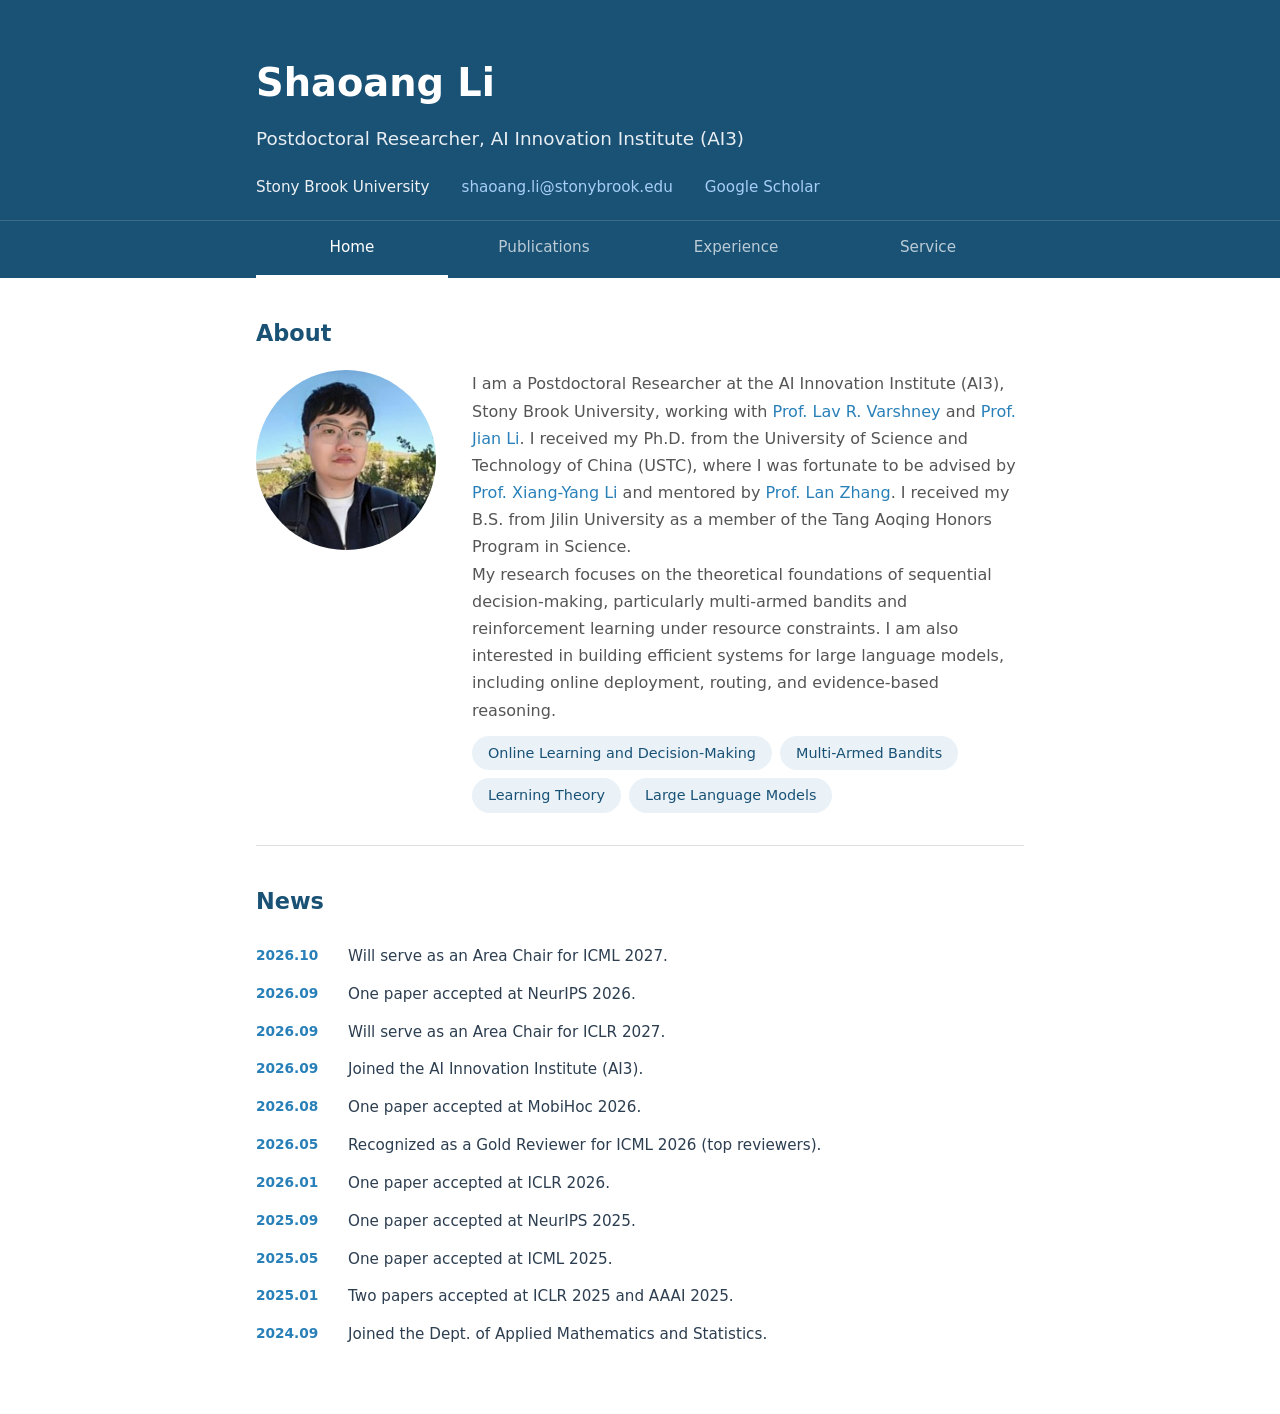
<file: index.html>
<!DOCTYPE html>
<html lang="en">
<head>
    <meta charset="UTF-8">
    <meta name="viewport" content="width=device-width, initial-scale=1.0">
    <title>Shaoang Li - Postdoctoral Researcher, Stony Brook University</title>
    <meta name="description" content="Shaoang Li is a Postdoctoral Researcher at the AI Innovation Institute (AI3), Stony Brook University, working with Lav R. Varshney and Jian Li. Research: multi-armed bandits, online learning, reinforcement learning, and efficient systems for large language models.">
    <meta name="author" content="Shaoang Li">
    <link rel="canonical" href="https://shaoangli.github.io/">
    <meta property="og:type" content="profile">
    <meta property="og:title" content="Shaoang Li - Postdoctoral Researcher, Stony Brook University">
    <meta property="og:description" content="Shaoang Li is a Postdoctoral Researcher at the AI Innovation Institute (AI3), Stony Brook University, working with Lav R. Varshney and Jian Li. Research: multi-armed bandits, online learning, reinforcement learning, and efficient systems for large language models.">
    <meta property="og:url" content="https://shaoangli.github.io/">
    <meta property="og:image" content="https://shaoangli.github.io/p2.jpg">
    <meta property="profile:first_name" content="Shaoang">
    <meta property="profile:last_name" content="Li">
    <link rel="stylesheet" href="style.css">
    <script type="application/ld+json">
    {
        "@context": "https://schema.org",
        "@type": "ProfilePage",
        "url": "https://shaoangli.github.io/",
        "dateModified": "2026-10-11",
        "mainEntity": {
            "@type": "Person",
            "@id": "https://shaoangli.github.io/#person",
            "name": "Shaoang Li",
            "givenName": "Shaoang",
            "familyName": "Li",
            "jobTitle": "Postdoctoral Researcher",
            "description": "Postdoctoral Researcher at the AI Innovation Institute (AI3), Stony Brook University, working on multi-armed bandits, online learning, reinforcement learning, and efficient systems for large language models.",
            "url": "https://shaoangli.github.io/",
            "image": "https://shaoangli.github.io/p2.jpg",
            "email": "shaoang.li@stonybrook.edu",
            "affiliation": {
                "@type": "Organization",
                "name": "AI Innovation Institute (AI3)",
                "url": "https://ai.stonybrook.edu/",
                "parentOrganization": {
                    "@type": "CollegeOrUniversity",
                    "name": "Stony Brook University",
                    "url": "https://www.stonybrook.edu/"
                }
            },
            "alumniOf": [
                {"@type": "CollegeOrUniversity", "name": "University of Science and Technology of China"},
                {"@type": "CollegeOrUniversity", "name": "Jilin University"}
            ],
            "knowsAbout": [
                "Multi-armed bandits",
                "Online learning",
                "Sequential decision-making",
                "Reinforcement learning",
                "Learning theory",
                "Large language models",
                "LLM serving and routing"
            ],
            "sameAs": [
                "https://scholar.google.com/citations?user=TJZXwj0AAAAJ",
                "https://orcid.org/0000-0002-4025-5580",
                "https://dblp.org/pid/253/6407.html",
                "https://www.semanticscholar.org/author/1423476812",
                "https://github.com/ShaoangLi"
            ]
        }
    }
    </script>
</head>
<body>
    <div class="container">
        <header>
            <div class="header-inner">
                <h1>Shaoang Li</h1>
                <div class="subtitle">Postdoctoral Researcher, AI Innovation Institute (AI3)</div>
                <div class="contact">
                    <span>Stony Brook University</span>
                    <span><a href="mailto:shaoang.li@stonybrook.edu">shaoang.li@stonybrook.edu</a></span>
                    <span><a href="https://scholar.google.com/citations?user=TJZXwj0AAAAJ">Google Scholar</a></span>
                </div>
            </div>
        </header>

        <nav>
            <div class="nav-inner">
                <a href="index.html" class="active">Home</a>
                <a href="publications.html">Publications</a>
                <a href="experience.html">Experience</a>
                <a href="service.html">Service</a>
            </div>
        </nav>

        <main>
            <!-- About -->
            <section class="about">
                <h2>About</h2>
                <div class="about-content">
                <img src="p2.jpg" alt="Shaoang Li" class="profile-photo">
                <div class="about-text">
                <p>
                    I am a Postdoctoral Researcher at the AI Innovation Institute (AI3), Stony Brook University,
                    working with
                    <a href="https://ai.stonybrook.edu/people/faculty/lav-r-varshney">Prof. Lav R. Varshney</a>
                    and
                    <a href="https://sites.google.com/stonybrook.edu/jianli">Prof. Jian Li</a>.
                    I received my Ph.D. from the University of Science and Technology of China (USTC),
                    where I was fortunate to be advised by
                    <a href="http://staff.ustc.edu.cn/~xiangyangli/index.html">Prof. Xiang-Yang Li</a>
                    and mentored by
                    <a href="https://cs.ustc.edu.cn/2020/0706/c23235a460088/page.htm">Prof. Lan Zhang</a>.
                    I received my B.S. from Jilin University as a member of the
                    Tang Aoqing Honors Program in Science.
                </p>
                <p>
                    My research focuses on the theoretical foundations of sequential decision-making,
                    particularly multi-armed bandits and reinforcement learning under resource constraints.
                    I am also interested in building efficient systems for large language models,
                    including online deployment, routing, and evidence-based reasoning.
                </p>
                <div class="interests">
                    <span>Online Learning and Decision-Making</span>
                    <span>Multi-Armed Bandits</span>
                    <span>Learning Theory</span>
                    <span>Large Language Models</span>
                </div>
                </div>
                </div>
            </section>

            <!-- News -->
            <section>
                <h2>News</h2>
                <ul class="news-list">
                    <li><span class="date">2026.10</span><span>Will serve as an Area Chair for ICML 2027.</span></li>
                    <li><span class="date">2026.09</span><span>One paper accepted at NeurIPS 2026.</span></li>
                    <li><span class="date">2026.09</span><span>Will serve as an Area Chair for ICLR 2027.</span></li>
                    <li><span class="date">2026.09</span><span>Joined the AI Innovation Institute (AI3).</span></li>
                    <li><span class="date">2026.08</span><span>One paper accepted at MobiHoc 2026.</span></li>
                    <li><span class="date">2026.05</span><span>Recognized as a Gold Reviewer for ICML 2026 (top reviewers).</span></li>
                    <li><span class="date">2026.01</span><span>One paper accepted at ICLR 2026.</span></li>
                    <li><span class="date">2025.09</span><span>One paper accepted at NeurIPS 2025.</span></li>
                    <li><span class="date">2025.05</span><span>One paper accepted at ICML 2025.</span></li>
                    <li><span class="date">2025.01</span><span>Two papers accepted at ICLR 2025 and AAAI 2025.</span></li>
                    <li><span class="date">2024.09</span><span>Joined the Dept. of Applied Mathematics and Statistics.</span></li>
                </ul>
            </section>
        </main>
    </div>
</body>
</html>
</file>
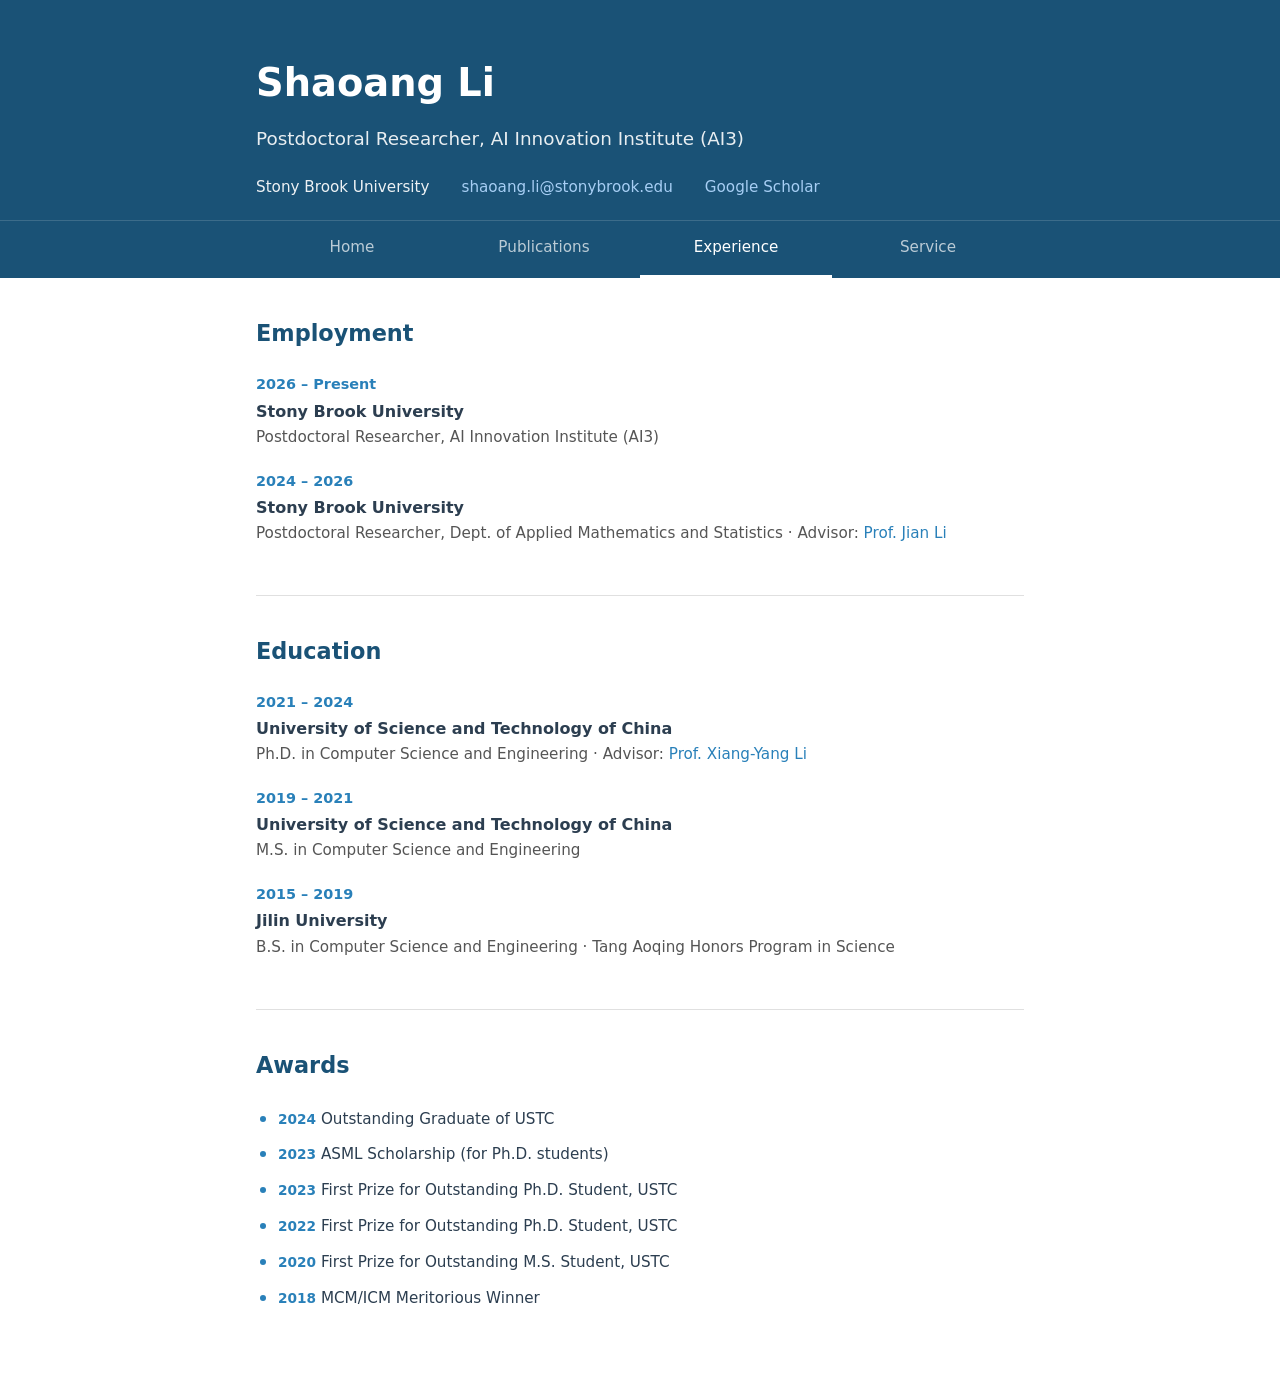
<file: experience.html>
<!DOCTYPE html>
<html lang="en">
<head>
    <meta charset="UTF-8">
    <meta name="viewport" content="width=device-width, initial-scale=1.0">
    <title>Experience - Shaoang Li</title>
    <meta name="description" content="Employment, education, and awards of Shaoang Li: Postdoctoral Researcher at Stony Brook University (AI3); Ph.D. and M.S. from the University of Science and Technology of China (USTC); B.S. from Jilin University.">
    <meta name="author" content="Shaoang Li">
    <link rel="canonical" href="https://shaoangli.github.io/experience.html">
    <meta property="og:type" content="website">
    <meta property="og:title" content="Experience - Shaoang Li">
    <meta property="og:description" content="Employment, education, and awards of Shaoang Li: Postdoctoral Researcher at Stony Brook University (AI3); Ph.D. and M.S. from the University of Science and Technology of China (USTC); B.S. from Jilin University.">
    <meta property="og:url" content="https://shaoangli.github.io/experience.html">
    <meta property="og:image" content="https://shaoangli.github.io/p2.jpg">
    <link rel="stylesheet" href="style.css">
</head>
<body>
    <div class="container">
        <header>
            <div class="header-inner">
                <h1>Shaoang Li</h1>
                <div class="subtitle">Postdoctoral Researcher, AI Innovation Institute (AI3)</div>
                <div class="contact">
                    <span>Stony Brook University</span>
                    <span><a href="mailto:shaoang.li@stonybrook.edu">shaoang.li@stonybrook.edu</a></span>
                    <span><a href="https://scholar.google.com/citations?user=TJZXwj0AAAAJ">Google Scholar</a></span>
                </div>
            </div>
        </header>

        <nav>
            <div class="nav-inner">
                <a href="index.html">Home</a>
                <a href="publications.html">Publications</a>
                <a href="experience.html" class="active">Experience</a>
                <a href="service.html">Service</a>
            </div>
        </nav>

        <main>
            <!-- Employment -->
            <section>
                <h2>Employment</h2>
                <div class="timeline-item">
                    <span class="period">2026 &ndash; Present</span>
                    <div class="title">Stony Brook University</div>
                    <div class="detail">Postdoctoral Researcher, AI Innovation Institute (AI3)</div>
                </div>
                <div class="timeline-item">
                    <span class="period">2024 &ndash; 2026</span>
                    <div class="title">Stony Brook University</div>
                    <div class="detail">Postdoctoral Researcher, Dept. of Applied Mathematics and Statistics &middot; Advisor: <a href="https://sites.google.com/stonybrook.edu/jianli">Prof. Jian Li</a></div>
                </div>
                <!-- <div class="timeline-item">
                    <span class="period">2021 &ndash; 2022</span>
                    <div class="title">Ant Group, Hangzhou, China</div>
                    <div class="detail">Research Intern</div>
                </div> -->
            </section>

            <!-- Education -->
            <section>
                <h2>Education</h2>
                <div class="timeline-item">
                    <span class="period">2021 &ndash; 2024</span>
                    <div class="title">University of Science and Technology of China</div>
                    <div class="detail">Ph.D. in Computer Science and Engineering &middot; Advisor: <a href="http://staff.ustc.edu.cn/~xiangyangli/index.html">Prof. Xiang-Yang Li</a></div>
                </div>
                <div class="timeline-item">
                    <span class="period">2019 &ndash; 2021</span>
                    <div class="title">University of Science and Technology of China</div>
                    <div class="detail">M.S. in Computer Science and Engineering</div>
                </div>
                <div class="timeline-item">
                    <span class="period">2015 &ndash; 2019</span>
                    <div class="title">Jilin University</div>
                    <div class="detail">B.S. in Computer Science and Engineering &middot; Tang Aoqing Honors Program in Science</div>
                </div>
            </section>

            <!-- Awards -->
            <section>
                <h2>Awards</h2>
                <ul class="awards-list">
                    <li><span class="year">2024</span> Outstanding Graduate of USTC</li>
                    <li><span class="year">2023</span> ASML Scholarship (for Ph.D. students)</li>
                    <li><span class="year">2023</span> First Prize for Outstanding Ph.D. Student, USTC</li>
                    <li><span class="year">2022</span> First Prize for Outstanding Ph.D. Student, USTC</li>
                    <li><span class="year">2020</span> First Prize for Outstanding M.S. Student, USTC</li>
                    <li><span class="year">2018</span> MCM/ICM Meritorious Winner</li>
                </ul>
            </section>
        </main>
    </div>
</body>
</html>
</file>
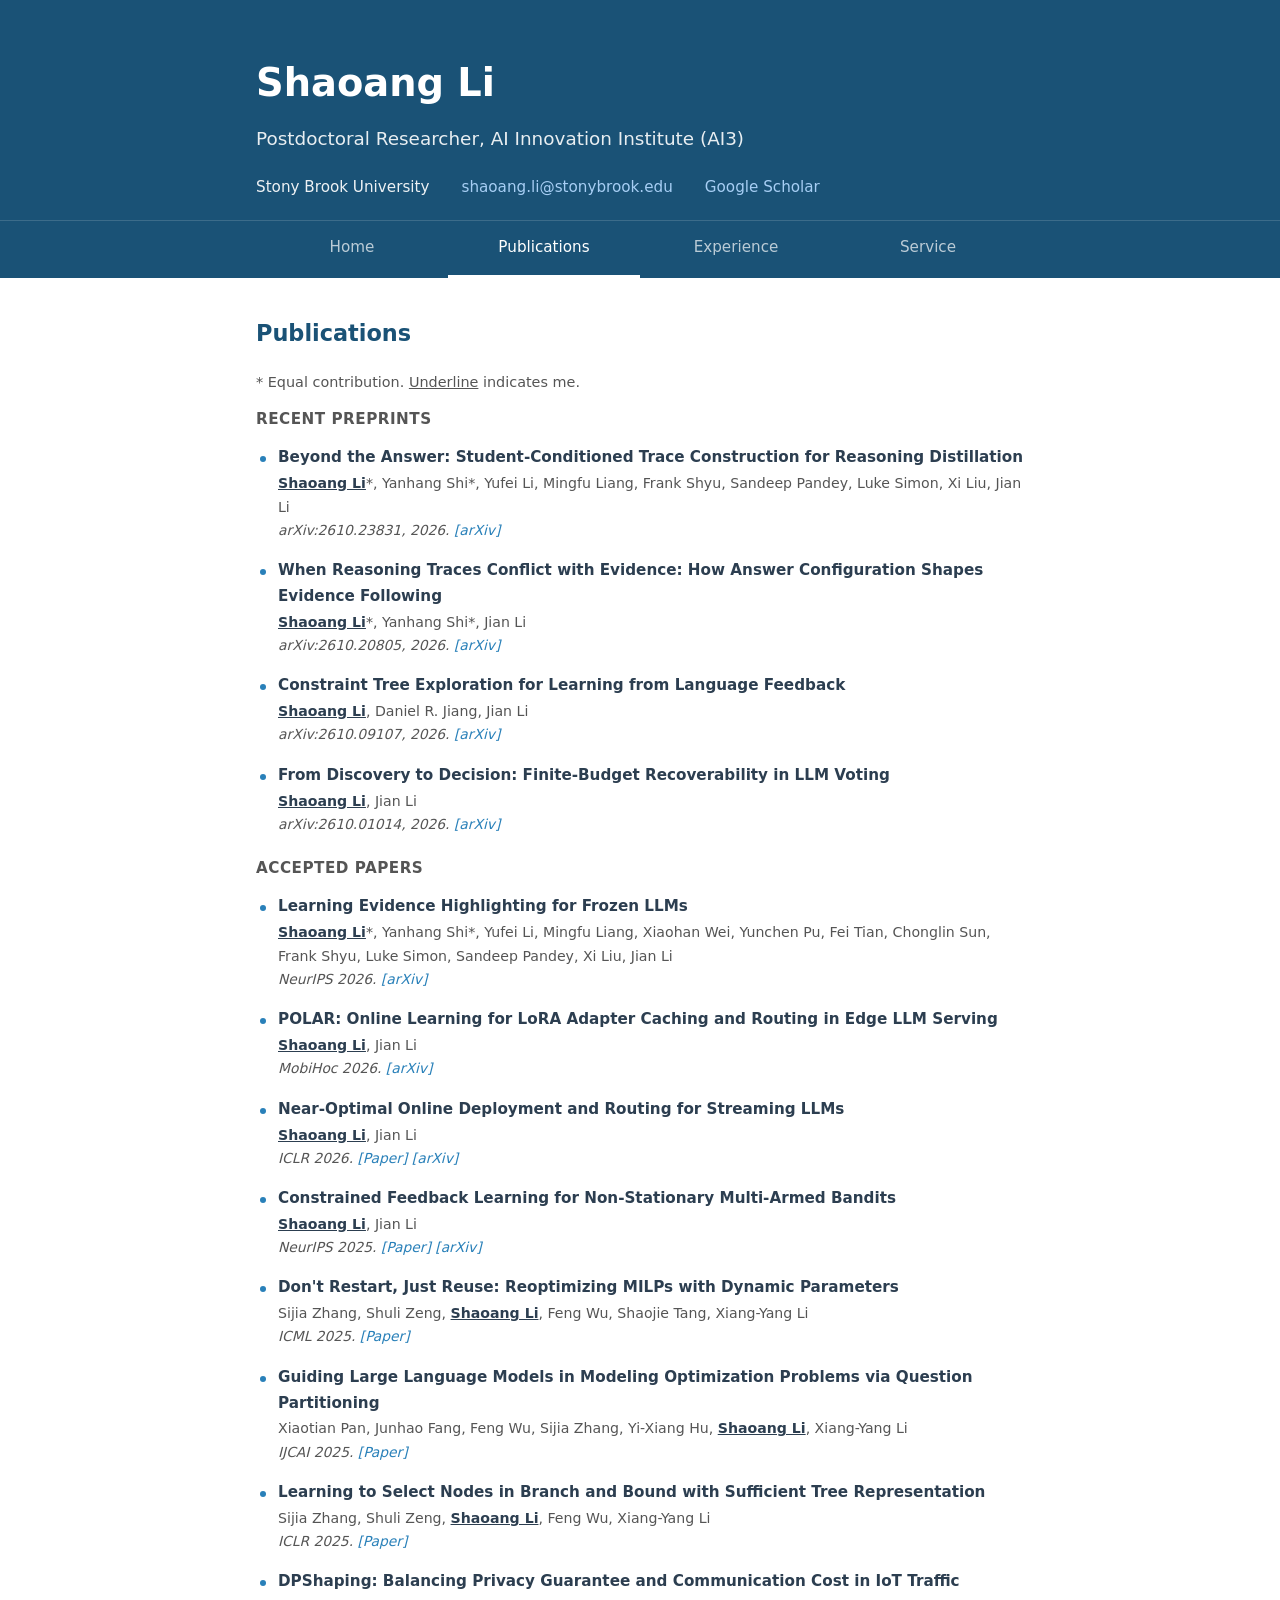
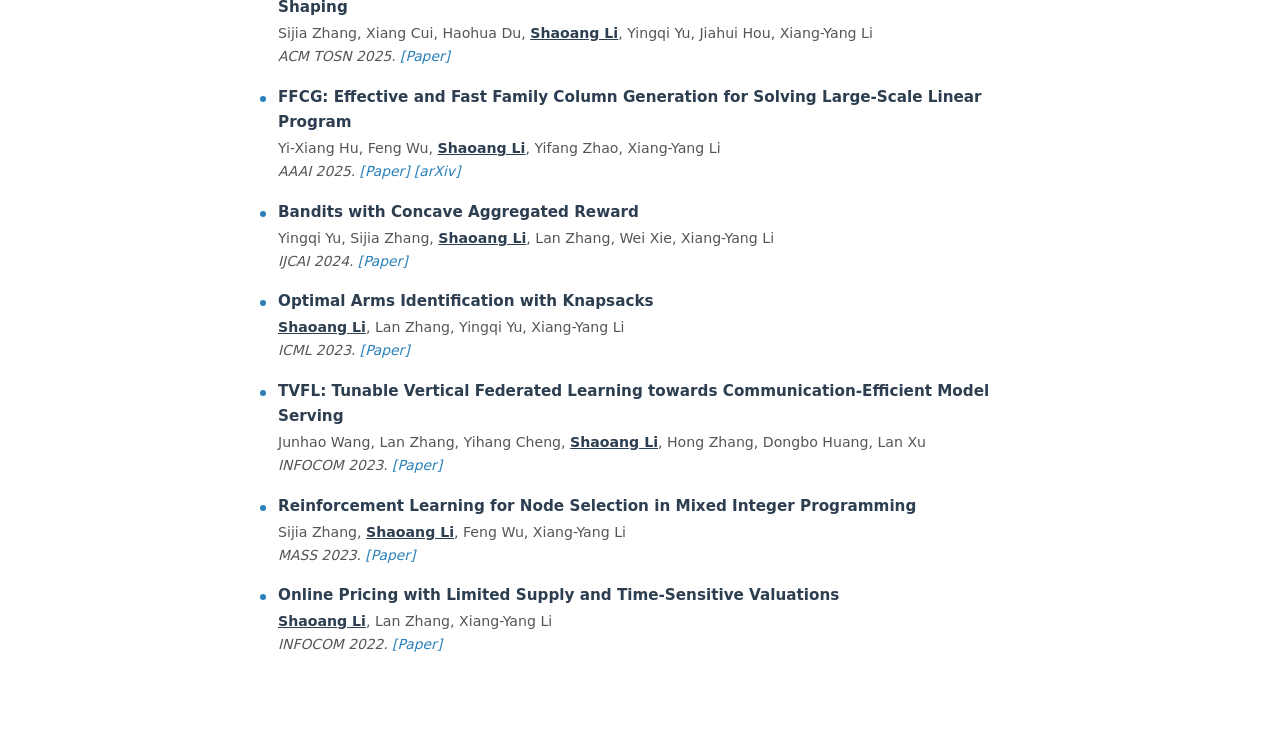
<file: publications.html>
<!DOCTYPE html>
<html lang="en">
<head>
    <meta charset="UTF-8">
    <meta name="viewport" content="width=device-width, initial-scale=1.0">
    <title>Publications - Shaoang Li</title>
    <meta name="description" content="Publications of Shaoang Li, Postdoctoral Researcher at Stony Brook University: papers at NeurIPS, ICML, ICLR, MobiHoc, INFOCOM, IJCAI, and AAAI on multi-armed bandits, online learning, and systems for large language models, with links to each paper.">
    <meta name="author" content="Shaoang Li">
    <link rel="canonical" href="https://shaoangli.github.io/publications.html">
    <meta property="og:type" content="website">
    <meta property="og:title" content="Publications - Shaoang Li">
    <meta property="og:description" content="Publications of Shaoang Li, Postdoctoral Researcher at Stony Brook University: papers at NeurIPS, ICML, ICLR, MobiHoc, INFOCOM, IJCAI, and AAAI on multi-armed bandits, online learning, and systems for large language models, with links to each paper.">
    <meta property="og:url" content="https://shaoangli.github.io/publications.html">
    <meta property="og:image" content="https://shaoangli.github.io/p2.jpg">
    <link rel="stylesheet" href="style.css">
</head>
<body>
    <div class="container">
        <header>
            <div class="header-inner">
                <h1>Shaoang Li</h1>
                <div class="subtitle">Postdoctoral Researcher, AI Innovation Institute (AI3)</div>
                <div class="contact">
                    <span>Stony Brook University</span>
                    <span><a href="mailto:shaoang.li@stonybrook.edu">shaoang.li@stonybrook.edu</a></span>
                    <span><a href="https://scholar.google.com/citations?user=TJZXwj0AAAAJ">Google Scholar</a></span>
                </div>
            </div>
        </header>

        <nav>
            <div class="nav-inner">
                <a href="index.html">Home</a>
                <a href="publications.html" class="active">Publications</a>
                <a href="experience.html">Experience</a>
                <a href="service.html">Service</a>
            </div>
        </nav>

        <main>
            <section>
                <h2>Publications</h2>
                <p style="font-size:0.9em; color:var(--text-light); margin-bottom:12px;">* Equal contribution. <span style="text-decoration:underline;">Underline</span> indicates me.</p>

                <div class="pub-group-title">Recent Preprints</div>

                <div class="pub">
                    <div class="pub-title">Beyond the Answer: Student-Conditioned Trace Construction for Reasoning Distillation</div>
                    <div class="pub-authors"><span class="me">Shaoang Li</span>*, Yanhang Shi*, Yufei Li, Mingfu Liang, Frank Shyu, Sandeep Pandey, Luke Simon, Xi Liu, Jian Li</div>
                    <div class="pub-venue">arXiv:2610.23831, 2026. <a href="https://arxiv.org/abs/2610.23831">[arXiv]</a></div>
                </div>

                <div class="pub">
                    <div class="pub-title">When Reasoning Traces Conflict with Evidence: How Answer Configuration Shapes Evidence Following</div>
                    <div class="pub-authors"><span class="me">Shaoang Li</span>*, Yanhang Shi*, Jian Li</div>
                    <div class="pub-venue">arXiv:2610.20805, 2026. <a href="https://arxiv.org/abs/2610.20805">[arXiv]</a></div>
                </div>

                <div class="pub">
                    <div class="pub-title">Constraint Tree Exploration for Learning from Language Feedback</div>
                    <div class="pub-authors"><span class="me">Shaoang Li</span>, Daniel R. Jiang, Jian Li</div>
                    <div class="pub-venue">arXiv:2610.09107, 2026. <a href="https://arxiv.org/abs/2610.09107">[arXiv]</a></div>
                </div>

                <div class="pub">
                    <div class="pub-title">From Discovery to Decision: Finite-Budget Recoverability in LLM Voting</div>
                    <div class="pub-authors"><span class="me">Shaoang Li</span>, Jian Li</div>
                    <div class="pub-venue">arXiv:2610.01014, 2026. <a href="https://arxiv.org/abs/2610.01014">[arXiv]</a></div>
                </div>

                <div class="pub-group-title">Accepted Papers</div>

                <div class="pub">
                    <div class="pub-title">Learning Evidence Highlighting for Frozen LLMs</div>
                    <div class="pub-authors"><span class="me">Shaoang Li</span>*, Yanhang Shi*, Yufei Li, Mingfu Liang, Xiaohan Wei, Yunchen Pu, Fei Tian, Chonglin Sun, Frank Shyu, Luke Simon, Sandeep Pandey, Xi Liu, Jian Li</div>
                    <div class="pub-venue">NeurIPS 2026. <a href="https://arxiv.org/abs/2604.22565">[arXiv]</a></div>
                </div>

                <div class="pub">
                    <div class="pub-title">POLAR: Online Learning for LoRA Adapter Caching and Routing in Edge LLM Serving</div>
                    <div class="pub-authors"><span class="me">Shaoang Li</span>, Jian Li</div>
                    <div class="pub-venue">MobiHoc 2026. <a href="https://arxiv.org/abs/2604.16583">[arXiv]</a></div>
                </div>

                <div class="pub">
                    <div class="pub-title">Near-Optimal Online Deployment and Routing for Streaming LLMs</div>
                    <div class="pub-authors"><span class="me">Shaoang Li</span>, Jian Li</div>
                    <div class="pub-venue">ICLR 2026. <a href="https://proceedings.iclr.cc/paper_files/paper/2026/hash/91d193b65d0b120d29503590827de1ea-Abstract-Conference.html">[Paper]</a> <a href="https://arxiv.org/abs/2506.17254">[arXiv]</a></div>
                </div>

                <div class="pub">
                    <div class="pub-title">Constrained Feedback Learning for Non-Stationary Multi-Armed Bandits</div>
                    <div class="pub-authors"><span class="me">Shaoang Li</span>, Jian Li</div>
                    <div class="pub-venue">NeurIPS 2025. <a href="https://proceedings.neurips.cc/paper_files/paper/2025/hash/741aab8b41a2987867acc9939ad50383-Abstract-Conference.html">[Paper]</a> <a href="https://arxiv.org/abs/2509.15073">[arXiv]</a></div>
                </div>

                <div class="pub">
                    <div class="pub-title">Don't Restart, Just Reuse: Reoptimizing MILPs with Dynamic Parameters</div>
                    <div class="pub-authors">Sijia Zhang, Shuli Zeng, <span class="me">Shaoang Li</span>, Feng Wu, Shaojie Tang, Xiang-Yang Li</div>
                    <div class="pub-venue">ICML 2025. <a href="https://proceedings.mlr.press/v267/zhang25cv.html">[Paper]</a></div>
                </div>

                <div class="pub">
                    <div class="pub-title">Guiding Large Language Models in Modeling Optimization Problems via Question Partitioning</div>
                    <div class="pub-authors">Xiaotian Pan, Junhao Fang, Feng Wu, Sijia Zhang, Yi-Xiang Hu, <span class="me">Shaoang Li</span>, Xiang-Yang Li</div>
                    <div class="pub-venue">IJCAI 2025. <a href="https://www.ijcai.org/proceedings/2025/296">[Paper]</a></div>
                </div>

                <div class="pub">
                    <div class="pub-title">Learning to Select Nodes in Branch and Bound with Sufficient Tree Representation</div>
                    <div class="pub-authors">Sijia Zhang, Shuli Zeng, <span class="me">Shaoang Li</span>, Feng Wu, Xiang-Yang Li</div>
                    <div class="pub-venue">ICLR 2025. <a href="https://proceedings.iclr.cc/paper_files/paper/2025/hash/82f625a28d822d2748b9f5c4f9a89bb9-Abstract-Conference.html">[Paper]</a></div>
                </div>

                <div class="pub">
                    <div class="pub-title">DPShaping: Balancing Privacy Guarantee and Communication Cost in IoT Traffic Shaping</div>
                    <div class="pub-authors">Sijia Zhang, Xiang Cui, Haohua Du, <span class="me">Shaoang Li</span>, Yingqi Yu, Jiahui Hou, Xiang-Yang Li</div>
                    <div class="pub-venue">ACM TOSN 2025. <a href="https://doi.org/10.1145/3745783">[Paper]</a></div>
                </div>

                <div class="pub">
                    <div class="pub-title">FFCG: Effective and Fast Family Column Generation for Solving Large-Scale Linear Program</div>
                    <div class="pub-authors">Yi-Xiang Hu, Feng Wu, <span class="me">Shaoang Li</span>, Yifang Zhao, Xiang-Yang Li</div>
                    <div class="pub-venue">AAAI 2025. <a href="https://doi.org/10.1609/aaai.v39i11.33222">[Paper]</a> <a href="https://arxiv.org/abs/2412.19066">[arXiv]</a></div>
                </div>

                <div class="pub">
                    <div class="pub-title">Bandits with Concave Aggregated Reward</div>
                    <div class="pub-authors">Yingqi Yu, Sijia Zhang, <span class="me">Shaoang Li</span>, Lan Zhang, Wei Xie, Xiang-Yang Li</div>
                    <div class="pub-venue">IJCAI 2024. <a href="https://www.ijcai.org/proceedings/2024/597">[Paper]</a></div>
                </div>

                <div class="pub">
                    <div class="pub-title">Optimal Arms Identification with Knapsacks</div>
                    <div class="pub-authors"><span class="me">Shaoang Li</span>, Lan Zhang, Yingqi Yu, Xiang-Yang Li</div>
                    <div class="pub-venue">ICML 2023. <a href="https://proceedings.mlr.press/v202/li23aw.html">[Paper]</a></div>
                </div>

                <div class="pub">
                    <div class="pub-title">TVFL: Tunable Vertical Federated Learning towards Communication-Efficient Model Serving</div>
                    <div class="pub-authors">Junhao Wang, Lan Zhang, Yihang Cheng, <span class="me">Shaoang Li</span>, Hong Zhang, Dongbo Huang, Lan Xu</div>
                    <div class="pub-venue">INFOCOM 2023. <a href="https://doi.org/10.1109/INFOCOM53939.2023.10229061">[Paper]</a></div>
                </div>

                <div class="pub">
                    <div class="pub-title">Reinforcement Learning for Node Selection in Mixed Integer Programming</div>
                    <div class="pub-authors">Sijia Zhang, <span class="me">Shaoang Li</span>, Feng Wu, Xiang-Yang Li</div>
                    <div class="pub-venue">MASS 2023. <a href="https://doi.org/10.1109/MASS58611.2023.00045">[Paper]</a></div>
                </div>

                <div class="pub">
                    <div class="pub-title">Online Pricing with Limited Supply and Time-Sensitive Valuations</div>
                    <div class="pub-authors"><span class="me">Shaoang Li</span>, Lan Zhang, Xiang-Yang Li</div>
                    <div class="pub-venue">INFOCOM 2022. <a href="https://doi.org/10.1109/INFOCOM48880.2022.9796973">[Paper]</a></div>
                </div>
            </section>
        </main>
    </div>
</body>
</html>
</file>
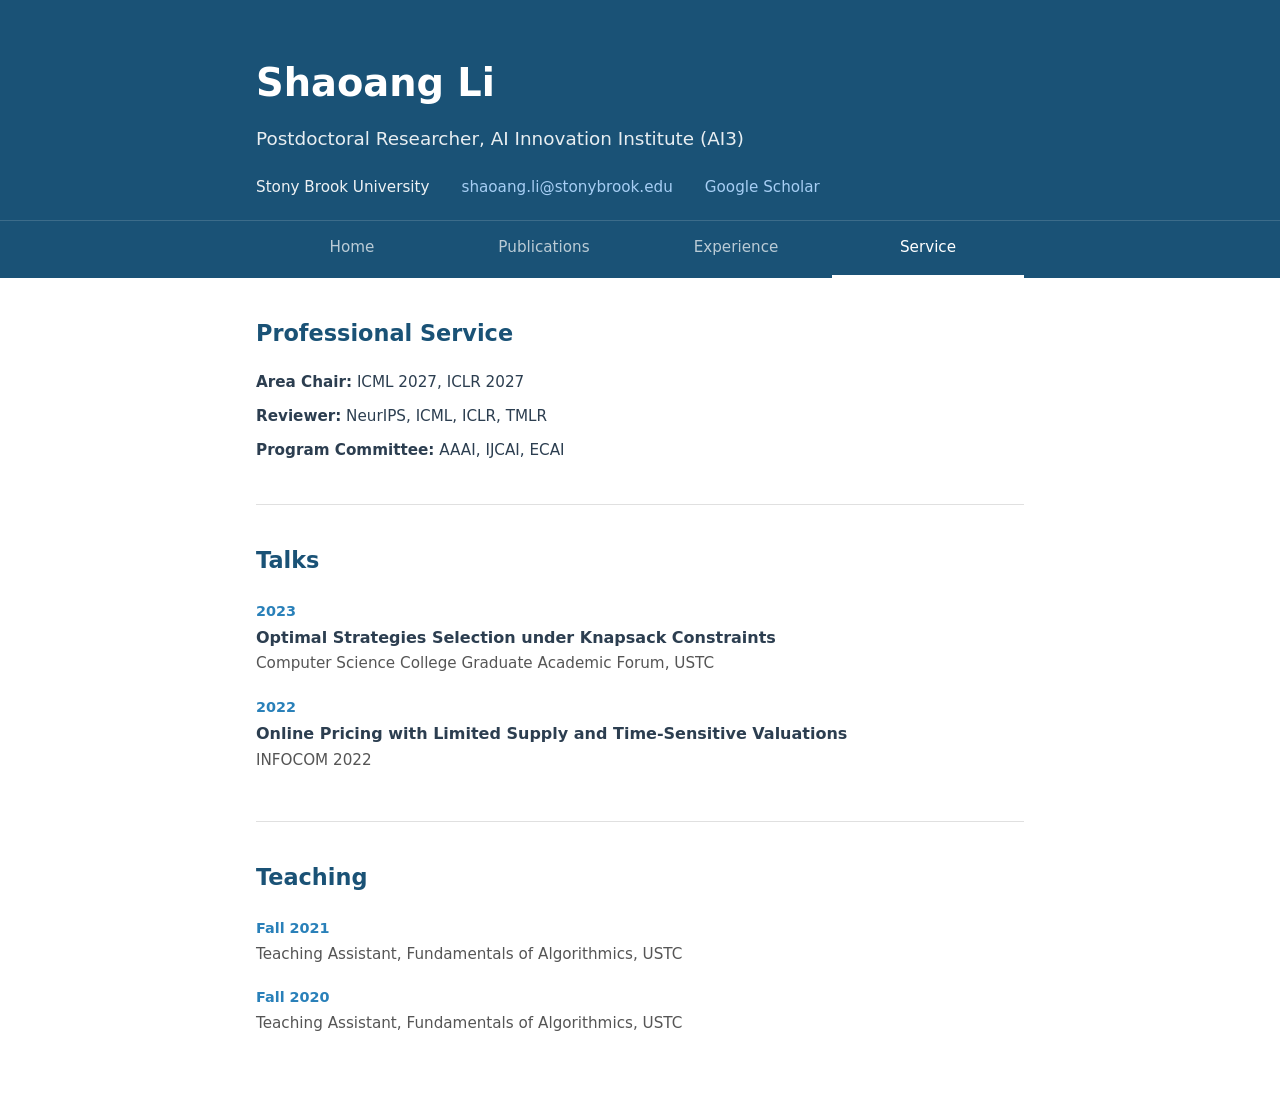
<file: service.html>
<!DOCTYPE html>
<html lang="en">
<head>
    <meta charset="UTF-8">
    <meta name="viewport" content="width=device-width, initial-scale=1.0">
    <title>Service - Shaoang Li</title>
    <meta name="description" content="Professional service, talks, and teaching of Shaoang Li: Area Chair for ICML 2027 and ICLR 2027; reviewer for NeurIPS, ICML, ICLR, and TMLR; program committee member for AAAI, IJCAI, and ECAI.">
    <meta name="author" content="Shaoang Li">
    <link rel="canonical" href="https://shaoangli.github.io/service.html">
    <meta property="og:type" content="website">
    <meta property="og:title" content="Service - Shaoang Li">
    <meta property="og:description" content="Professional service, talks, and teaching of Shaoang Li: Area Chair for ICML 2027 and ICLR 2027; reviewer for NeurIPS, ICML, ICLR, and TMLR; program committee member for AAAI, IJCAI, and ECAI.">
    <meta property="og:url" content="https://shaoangli.github.io/service.html">
    <meta property="og:image" content="https://shaoangli.github.io/p2.jpg">
    <link rel="stylesheet" href="style.css">
</head>
<body>
    <div class="container">
        <header>
            <div class="header-inner">
                <h1>Shaoang Li</h1>
                <div class="subtitle">Postdoctoral Researcher, AI Innovation Institute (AI3)</div>
                <div class="contact">
                    <span>Stony Brook University</span>
                    <span><a href="mailto:shaoang.li@stonybrook.edu">shaoang.li@stonybrook.edu</a></span>
                    <span><a href="https://scholar.google.com/citations?user=TJZXwj0AAAAJ">Google Scholar</a></span>
                </div>
            </div>
        </header>

        <nav>
            <div class="nav-inner">
                <a href="index.html">Home</a>
                <a href="publications.html">Publications</a>
                <a href="experience.html">Experience</a>
                <a href="service.html" class="active">Service</a>
            </div>
        </nav>

        <main>
            <!-- Professional Service -->
            <section>
                <h2>Professional Service</h2>
                <div class="service-row"><strong>Area Chair:</strong> ICML 2027, ICLR 2027</div>
                <div class="service-row"><strong>Reviewer:</strong> NeurIPS, ICML, ICLR, TMLR</div>
                <div class="service-row"><strong>Program Committee:</strong> AAAI, IJCAI, ECAI</div>
            </section>

            <!-- Talks -->
            <section>
                <h2>Talks</h2>
                <div class="timeline-item">
                    <span class="period">2023</span>
                    <div class="title">Optimal Strategies Selection under Knapsack Constraints</div>
                    <div class="detail">Computer Science College Graduate Academic Forum, USTC</div>
                </div>
                <div class="timeline-item">
                    <span class="period">2022</span>
                    <div class="title">Online Pricing with Limited Supply and Time-Sensitive Valuations</div>
                    <div class="detail">INFOCOM 2022</div>
                </div>
            </section>

            <!-- Teaching -->
            <section>
                <h2>Teaching</h2>
                <div class="timeline-item">
                    <span class="period">Fall 2021</span>
                    <div class="detail">Teaching Assistant, Fundamentals of Algorithmics, USTC</div>
                </div>
                <div class="timeline-item">
                    <span class="period">Fall 2020</span>
                    <div class="detail">Teaching Assistant, Fundamentals of Algorithmics, USTC</div>
                </div>
            </section>
        </main>
    </div>
</body>
</html>
</file>
<file: style.css>
:root {
    --primary: #1a5276;
    --text: #2c3e50;
    --text-light: #555;
    --bg: #fff;
    --section-bg: #f8f9fa;
    --border: #e0e0e0;
    --accent: #2980b9;
}

* { margin: 0; padding: 0; box-sizing: border-box; }

body {
    font-family: 'Segoe UI', system-ui, -apple-system, sans-serif;
    color: var(--text);
    line-height: 1.7;
    background: var(--bg);
}

a {
    color: var(--accent);
    text-decoration: none;
}
a:hover { text-decoration: underline; }

.container {
    max-width: 100%;
    min-height: 100vh;
}

/* Header - full width */
header {
    background: var(--primary);
    color: #fff;
    padding: 50px 0 20px;
}
header .header-inner {
    padding: 0 20%;
}
header h1 {
    font-size: 2.4em;
    font-weight: 700;
    margin-bottom: 8px;
}
header .subtitle {
    font-size: 1.15em;
    opacity: 0.9;
    margin-bottom: 20px;
}
header .contact {
    display: flex;
    flex-wrap: wrap;
    gap: 8px 32px;
    font-size: 0.95em;
    opacity: 0.92;
}
header a { color: #b3d9ff; }
header a:hover { color: #fff; }

/* Navigation - full width bar */
nav {
    background: var(--primary);
    border-top: 1px solid rgba(255,255,255,0.15);
}
nav .nav-inner {
    padding: 0 20%;
    display: flex;
}
nav a {
    color: rgba(255,255,255,0.7);
    flex: 1;
    text-align: center;
    padding: 14px 0;
    font-size: 0.95em;
    font-weight: 500;
    transition: background 0.2s, color 0.2s;
    border-bottom: 3px solid transparent;
}
nav a:hover {
    color: #fff;
    background: rgba(255,255,255,0.08);
    text-decoration: none;
}
nav a.active {
    color: #fff;
    border-bottom-color: #fff;
}

/* Main content - centered with max-width */
main {
    padding: 0 20% 60px;
}

section {
    padding: 36px 0 0;
}
section:not(:last-child) {
    border-bottom: 1px solid var(--border);
    padding-bottom: 32px;
}
section h2 {
    font-size: 1.4em;
    color: var(--primary);
    margin-bottom: 18px;
    font-weight: 700;
}

/* About */
.about-content {
    display: flex;
    gap: 36px;
    align-items: flex-start;
}
.profile-photo {
    width: 180px;
    height: 180px;
    border-radius: 50%;
    object-fit: cover;
    flex-shrink: 0;
}
.about-text {
    flex: 1;
}
.about p {
    color: var(--text-light);
    font-size: 1em;
}
.interests {
    margin-top: 12px;
    display: flex;
    flex-wrap: wrap;
    gap: 8px;
}
.interests span {
    background: #eaf2f8;
    color: var(--primary);
    padding: 5px 16px;
    border-radius: 20px;
    font-size: 0.9em;
    font-weight: 500;
}

/* News */
.news-list {
    list-style: none;
}
.news-list li {
    padding: 6px 0;
    font-size: 0.95em;
    display: flex;
    gap: 16px;
}
.news-list .date {
    color: var(--accent);
    font-weight: 600;
    font-size: 0.9em;
    white-space: nowrap;
    min-width: 76px;
}

/* Timeline items */
.timeline-item {
    margin-bottom: 16px;
}
.timeline-item .period {
    font-size: 0.9em;
    color: var(--accent);
    font-weight: 600;
}
.timeline-item .title {
    font-weight: 600;
}
.timeline-item .detail {
    color: var(--text-light);
    font-size: 0.95em;
}

/* Publications */
.pub-group-title {
    font-weight: 600;
    color: var(--text-light);
    font-size: 0.95em;
    text-transform: uppercase;
    letter-spacing: 0.5px;
    margin: 20px 0 12px;
}
.pub-group-title:first-of-type { margin-top: 0; }

.pub {
    margin-bottom: 16px;
    padding-left: 22px;
    position: relative;
    font-size: 0.95em;
}
.pub::before {
    content: '';
    position: absolute;
    left: 4px;
    top: 11px;
    width: 6px;
    height: 6px;
    border-radius: 50%;
    background: var(--accent);
}
.pub .pub-title {
    font-weight: 600;
    color: var(--text);
}
.pub .pub-authors {
    color: var(--text-light);
    font-size: 0.93em;
}
.pub .pub-authors .me {
    color: var(--text);
    font-weight: 600;
    text-decoration: underline;
}
.pub .pub-venue {
    font-style: italic;
    color: var(--text-light);
    font-size: 0.91em;
}

/* Awards */
.awards-list {
    list-style: none;
}
.awards-list li {
    padding: 5px 0;
    font-size: 0.95em;
    padding-left: 22px;
    position: relative;
}
.awards-list li::before {
    content: '';
    position: absolute;
    left: 4px;
    top: 14px;
    width: 6px;
    height: 6px;
    border-radius: 50%;
    background: var(--accent);
}
.awards-list .year {
    color: var(--accent);
    font-weight: 600;
    font-size: 0.9em;
}

/* Service */
.service-row {
    margin-bottom: 8px;
    font-size: 0.95em;
}
.service-row strong {
    color: var(--text);
}

/* Responsive - mobile */
@media (max-width: 600px) {
    header .header-inner,
    nav .nav-inner,
    main {
        padding-left: 5%;
        padding-right: 5%;
    }
    header h1 { font-size: 1.8em; }
    header .contact { flex-direction: column; gap: 4px; }
    nav .nav-inner { overflow-x: auto; }
    .news-list li { flex-direction: column; gap: 2px; }
    .about-content { flex-direction: column; align-items: center; }
    .profile-photo { width: 150px; height: 150px; }
}
</file>
